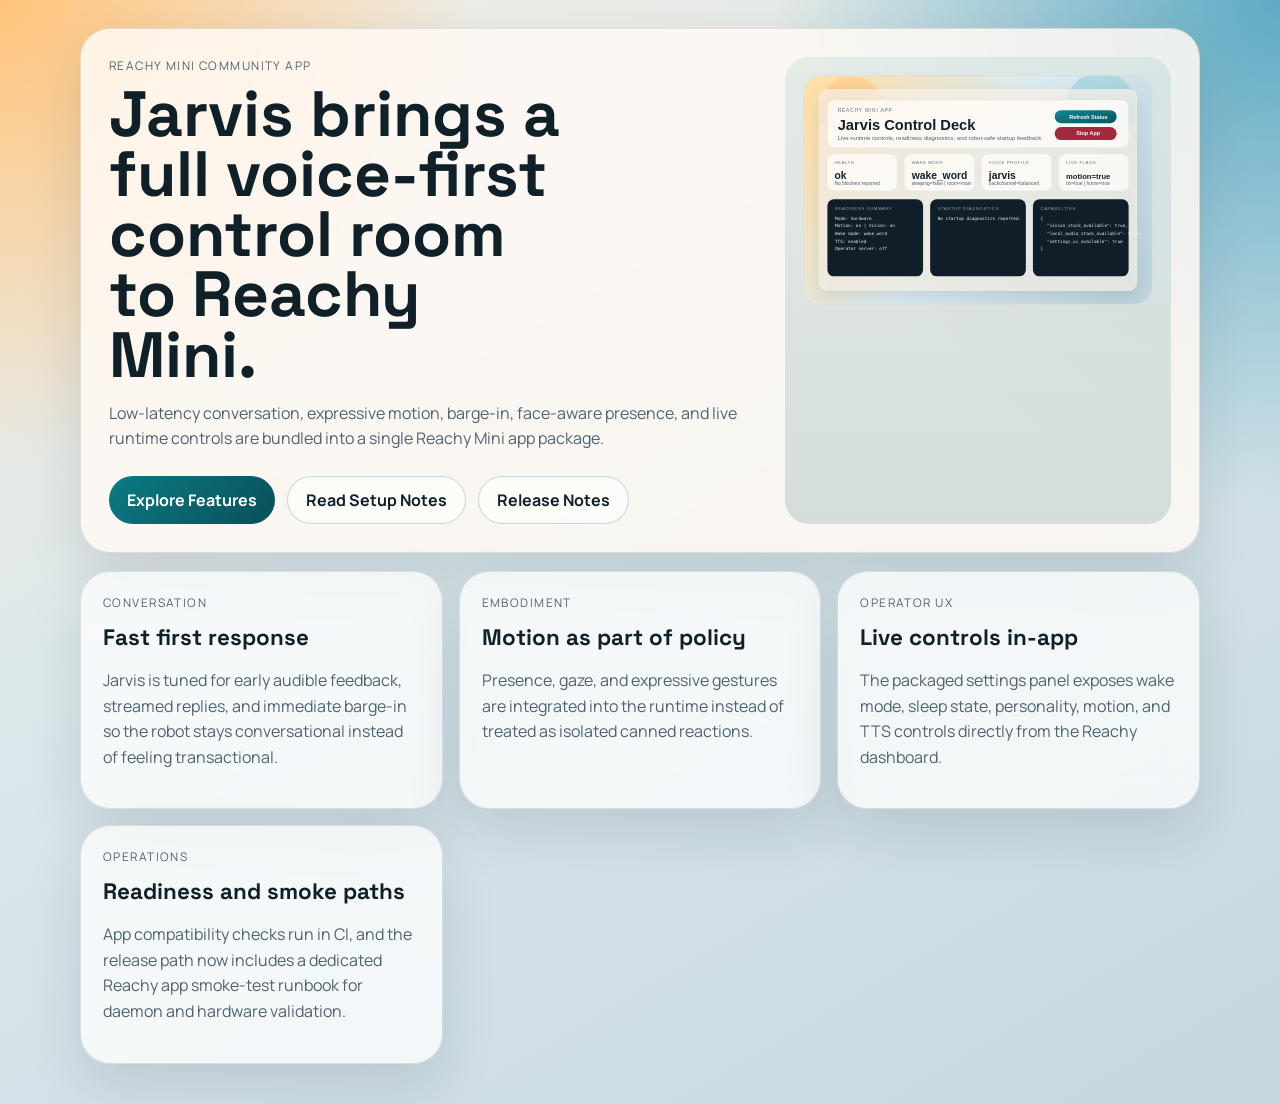
<file: index.html>
<!doctype html>
<html lang="en">
<head>
  <meta charset="utf-8" />
  <meta name="viewport" content="width=device-width, initial-scale=1" />
  <title>Jarvis for Reachy Mini</title>
  <link rel="preconnect" href="https://fonts.googleapis.com" />
  <link rel="preconnect" href="https://fonts.gstatic.com" crossorigin />
  <link href="https://fonts.googleapis.com/css2?family=Space+Grotesk:wght@400;500;700&family=Manrope:wght@400;500;700&display=swap" rel="stylesheet" />
  <link rel="stylesheet" href="style.css" />
</head>
<body>
  <main class="page">
    <section class="hero">
      <div class="hero-copy">
        <p class="eyebrow">Reachy Mini Community App</p>
        <h1>Jarvis brings a full voice-first control room to Reachy Mini.</h1>
        <p class="lede">
          Low-latency conversation, expressive motion, barge-in, face-aware presence, and live runtime controls
          are bundled into a single Reachy Mini app package.
        </p>
        <div class="cta-row">
          <a class="button primary" href="#highlights">Explore Features</a>
          <a class="button ghost" href="README.md">Read Setup Notes</a>
          <a class="button ghost" href="CHANGELOG.md">Release Notes</a>
        </div>
      </div>
      <div class="hero-card">
        <img class="preview" src="assets/jarvis-control-deck-preview.svg" alt="Jarvis control deck preview" />
      </div>
    </section>

    <section id="highlights" class="grid">
      <article class="card">
        <p class="card-label">Conversation</p>
        <h2>Fast first response</h2>
        <p>
          Jarvis is tuned for early audible feedback, streamed replies, and immediate barge-in so the robot stays conversational instead of feeling transactional.
        </p>
      </article>
      <article class="card">
        <p class="card-label">Embodiment</p>
        <h2>Motion as part of policy</h2>
        <p>
          Presence, gaze, and expressive gestures are integrated into the runtime instead of treated as isolated canned reactions.
        </p>
      </article>
      <article class="card">
        <p class="card-label">Operator UX</p>
        <h2>Live controls in-app</h2>
        <p>
          The packaged settings panel exposes wake mode, sleep state, personality, motion, and TTS controls directly from the Reachy dashboard.
        </p>
      </article>
      <article class="card">
        <p class="card-label">Operations</p>
        <h2>Readiness and smoke paths</h2>
        <p>
          App compatibility checks run in CI, and the release path now includes a dedicated Reachy app smoke-test runbook for daemon and hardware validation.
        </p>
      </article>
    </section>
  </main>
</body>
</html>
</file>
<file: style.css>
:root {
  --ink: #102029;
  --muted: #4f6270;
  --paper: rgba(255, 250, 244, 0.85);
  --panel: rgba(255, 255, 255, 0.74);
  --line: rgba(16, 32, 41, 0.12);
  --accent: #0c7b84;
  --accent-dark: #084f58;
  --glow: #ffbf70;
  --bg:
    radial-gradient(circle at top left, rgba(255, 191, 112, 0.9), transparent 28%),
    radial-gradient(circle at top right, rgba(66, 157, 187, 0.82), transparent 30%),
    linear-gradient(150deg, #f7efe4 0%, #d9e7eb 44%, #c5d7df 100%);
}

* {
  box-sizing: border-box;
}

body {
  margin: 0;
  min-height: 100vh;
  background: var(--bg);
  color: var(--ink);
  font-family: "Manrope", sans-serif;
}

.page {
  width: min(1120px, calc(100vw - 32px));
  margin: 0 auto;
  padding: 28px 0 40px;
}

.hero,
.card {
  border: 1px solid var(--line);
  border-radius: 30px;
  background: var(--paper);
  backdrop-filter: blur(14px);
  box-shadow: 0 22px 55px rgba(16, 32, 41, 0.12);
}

.hero {
  display: grid;
  gap: 20px;
  grid-template-columns: 1.7fr 1fr;
  padding: 28px;
  margin-bottom: 18px;
}

.eyebrow,
.card-label {
  margin: 0 0 10px;
  color: var(--muted);
  text-transform: uppercase;
  letter-spacing: 0.12em;
  font-size: 0.74rem;
}

h1,
h2 {
  margin: 0;
  font-family: "Space Grotesk", sans-serif;
}

h1 {
  font-size: clamp(2.4rem, 5vw, 4.5rem);
  line-height: 0.94;
  max-width: 11ch;
}

h2 {
  font-size: 1.4rem;
  margin-bottom: 10px;
}

.lede,
.card p,
.hero-card li {
  color: var(--muted);
  line-height: 1.6;
}

.hero-card {
  padding: 18px;
  border-radius: 24px;
  background: linear-gradient(180deg, rgba(12, 123, 132, 0.09), rgba(8, 79, 88, 0.15));
}

.preview {
  display: block;
  width: 100%;
  height: auto;
  border-radius: 18px;
  border: 1px solid rgba(16, 32, 41, 0.08);
  background: rgba(255, 255, 255, 0.42);
}

.cta-row {
  display: flex;
  flex-wrap: wrap;
  gap: 12px;
  margin-top: 24px;
}

.button {
  display: inline-flex;
  align-items: center;
  justify-content: center;
  padding: 12px 18px;
  border-radius: 999px;
  text-decoration: none;
  font-weight: 700;
}

.button.primary {
  background: linear-gradient(135deg, var(--accent), var(--accent-dark));
  color: white;
}

.button.ghost {
  border: 1px solid rgba(12, 123, 132, 0.25);
  color: var(--ink);
  background: rgba(255, 255, 255, 0.5);
}

.grid {
  display: grid;
  gap: 16px;
  grid-template-columns: repeat(3, minmax(0, 1fr));
}

.card {
  padding: 22px;
  background: var(--panel);
}

@media (max-width: 860px) {
  .hero,
  .grid {
    grid-template-columns: 1fr;
  }

  .page {
    width: min(100vw - 20px, 100%);
    padding-top: 10px;
  }
}
</file>
